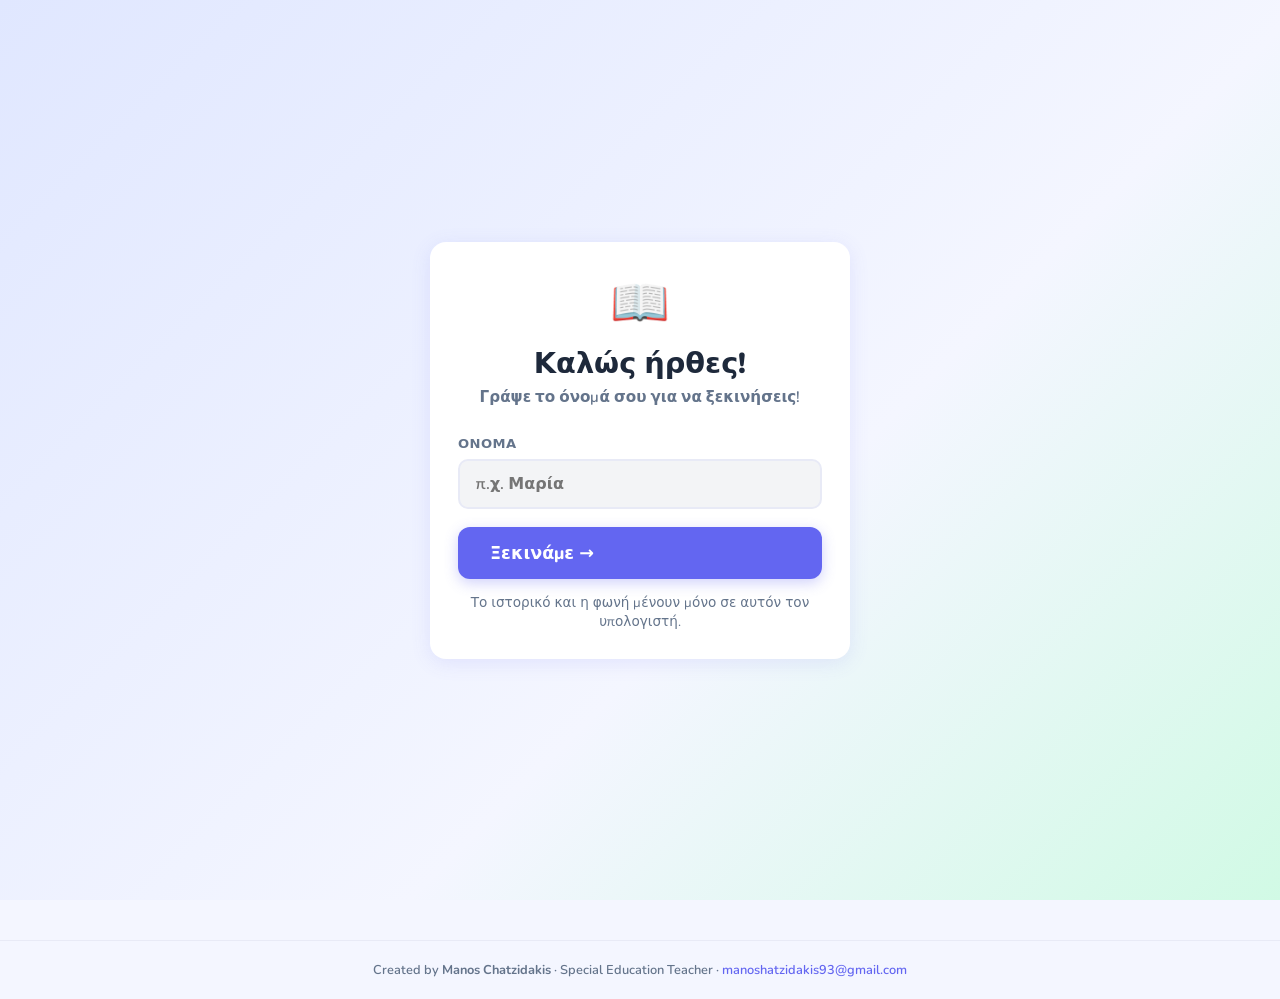
<file: docs/index.html>
<!DOCTYPE html>
<html lang="el">
<head>
  <meta charset="UTF-8"/>
  <meta name="viewport" content="width=device-width, initial-scale=1.0"/>
  <title>Εξάσκηση Ανάγνωσης</title>
  <meta name="description" content="Εξάσκηση ανάγνωσης με τα κείμενα της Γλώσσας Α΄–ΣΤ΄ Δημοτικού."/>
  <link rel="icon" href="data:image/svg+xml,<svg xmlns='http://www.w3.org/2000/svg' viewBox='0 0 100 100'><text y='.9em' font-size='90'>📖</text></svg>"/>
  <link rel="preconnect" href="https://fonts.googleapis.com"/>
  <link rel="preconnect" href="https://fonts.gstatic.com" crossorigin/>
  <link href="https://fonts.googleapis.com/css2?family=Nunito:wght@400;600;700;800;900&display=swap" rel="stylesheet"/>
  <link rel="stylesheet" href="style.css"/>
</head>
<body>
  <script>
    // Make the page cross-origin isolated (coi-sw.js) so Whisper can use
    // several CPU cores; reload once after the service worker is installed.
    if (!window.crossOriginIsolated && window.isSecureContext && "serviceWorker" in navigator) {
      navigator.serviceWorker.register("coi-sw.js").then(() => {
        try {
          if (sessionStorage.getItem("coi-reloaded")) return;
          sessionStorage.setItem("coi-reloaded", "1");
        } catch { return; }
        navigator.serviceWorker.ready.then(() => location.reload());
      }).catch(() => {});
    }
  </script>
  <div id="app"></div>
  <script src="texts.js"></script>
  <script src="evaluator.js"></script>
  <script src="app.js"></script>
</body>
</html>
</file>
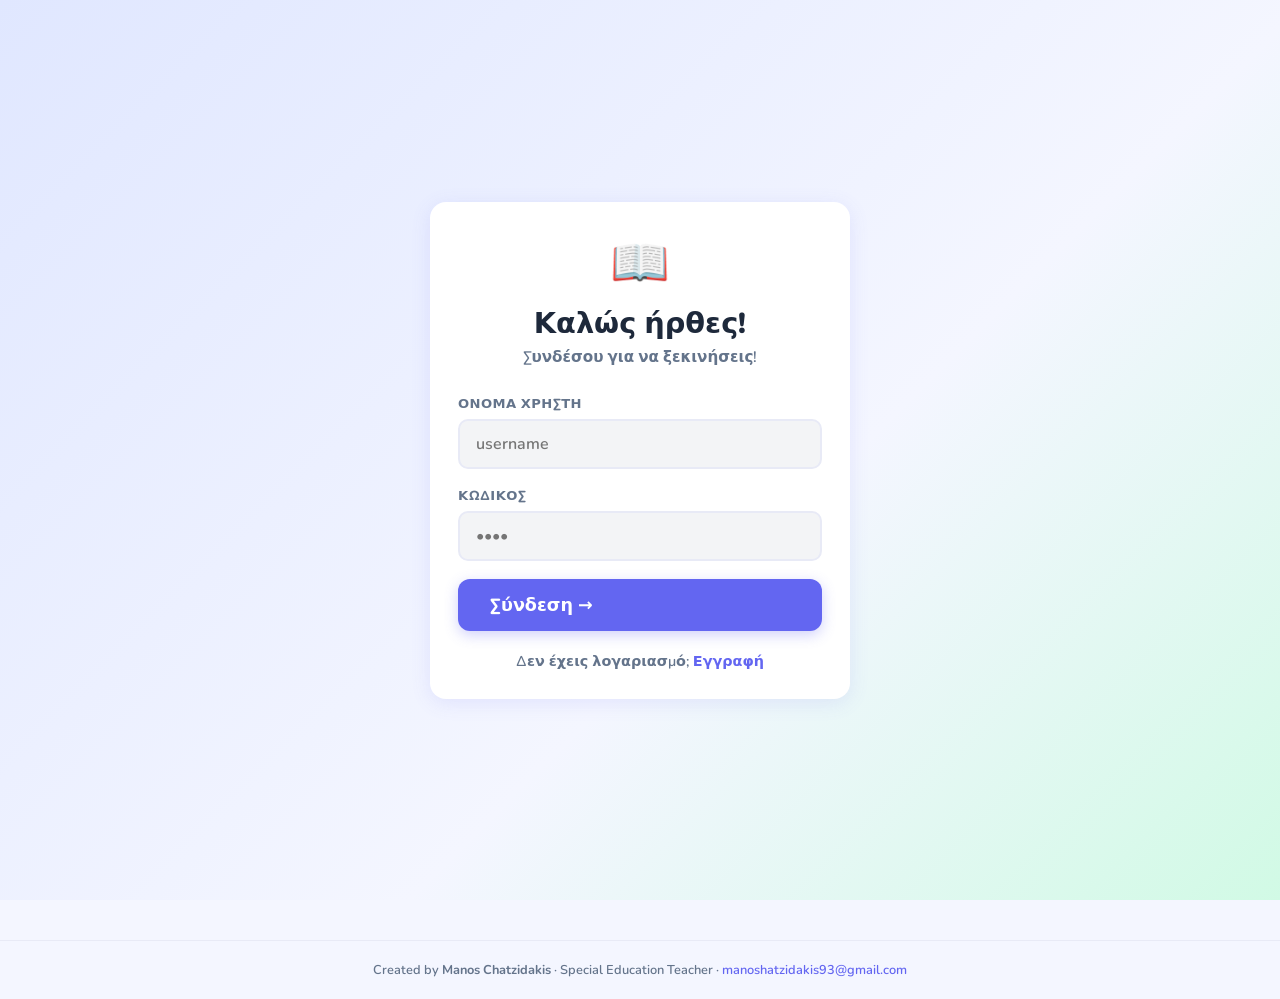
<file: static/index.html>
<!DOCTYPE html>
<html lang="el">
<head>
  <meta charset="UTF-8"/>
  <meta name="viewport" content="width=device-width, initial-scale=1.0"/>
  <title>Εξάσκηση Ανάγνωσης</title>
  <link rel="preconnect" href="https://fonts.googleapis.com"/>
  <link rel="preconnect" href="https://fonts.gstatic.com" crossorigin/>
  <link href="https://fonts.googleapis.com/css2?family=Nunito:wght@400;600;700;800;900&display=swap" rel="stylesheet"/>
  <link rel="stylesheet" href="/static/style.css"/>
</head>
<body>
  <div id="app">
    <!-- Views injected by app.js -->
  </div>
  <script src="/static/app.js"></script>
</body>
</html>
</file>
<file: docs/style.css>
/* ── Reset & base ─────────────────────────────────────────────────────────── */
*, *::before, *::after { box-sizing: border-box; margin: 0; padding: 0; }

:root {
  --indigo:    #6366f1;
  --indigo-dk: #4f46e5;
  --indigo-lt: #e0e7ff;
  --green:     #10b981;
  --green-lt:  #d1fae5;
  --amber:     #f59e0b;
  --amber-lt:  #fef3c7;
  --red:       #ef4444;
  --red-lt:    #fee2e2;
  --gray:      #6b7280;
  --gray-lt:   #f3f4f6;
  --bg:        #f4f6ff;
  --card:      #ffffff;
  --text:      #1e293b;
  --text-lt:   #64748b;
  --r-sm:      10px;
  --r:         16px;
  --r-lg:      24px;
  --sh-sm:     0 2px 8px rgba(99,102,241,.08);
  --sh:        0 4px 20px rgba(99,102,241,.12);
  --sh-lg:     0 8px 40px rgba(99,102,241,.2);
}

body {
  font-family: 'Nunito', 'Segoe UI', system-ui, sans-serif;
  background: var(--bg);
  color: var(--text);
  min-height: 100vh;
}

#app {
  display: flex;
  flex-direction: column;
  min-height: 100vh;
}

.page {
  flex: 1;
}

/* ── Navbar ──────────────────────────────────────────────────────────────── */
.navbar {
  background: var(--indigo);
  color: #fff;
  position: sticky;
  top: 0;
  z-index: 100;
  box-shadow: 0 2px 16px rgba(99,102,241,.35);
}
.navbar-top {
  display: flex;
  align-items: center;
  justify-content: space-between;
  padding: 0 24px;
  height: 62px;
}
.navbar-brand {
  font-size: 1.15rem;
  font-weight: 900;
  letter-spacing: -.3px;
  display: flex;
  align-items: center;
  gap: 8px;
}
.navbar-right {
  display: flex;
  align-items: center;
  gap: 8px;
}
.navbar .user-name {
  font-size: .88rem;
  font-weight: 700;
  opacity: .9;
}
.navbar .btn-nav {
  background: rgba(255,255,255,.18);
  border: none;
  color: #fff;
  border-radius: 8px;
  padding: 7px 14px;
  font-family: inherit;
  font-size: .85rem;
  font-weight: 700;
  cursor: pointer;
  transition: background .15s;
}
.navbar .btn-nav:hover { background: rgba(255,255,255,.28); }

/* ── Breadcrumb bar ──────────────────────────────────────────────────────── */
.breadcrumb-bar {
  background: rgba(0,0,0,.15);
  padding: 6px 24px;
  display: flex;
  align-items: center;
  gap: 4px;
  overflow-x: auto;
  scrollbar-width: none;
}
.breadcrumb-bar::-webkit-scrollbar { display: none; }
.bc-item {
  font-size: .8rem;
  font-weight: 700;
  white-space: nowrap;
  color: rgba(255,255,255,.7);
  cursor: pointer;
  transition: color .15s;
}
.bc-item:hover { color: #fff; }
.bc-item.current { color: #fff; cursor: default; }
.bc-sep {
  font-size: .75rem;
  color: rgba(255,255,255,.4);
}

/* ── Page layout ─────────────────────────────────────────────────────────── */
.page { max-width: 960px; width: 100%; margin: 0 auto; padding: 28px 16px 48px; }

/* ── Section header ──────────────────────────────────────────────────────── */
.section-header {
  display: flex;
  align-items: center;
  gap: 12px;
  margin-bottom: 28px;
}
.section-header h2 {
  font-size: 1.5rem;
  font-weight: 900;
  flex: 1;
}
.section-header p {
  color: var(--text-lt);
  font-size: .95rem;
  font-weight: 600;
  margin-top: 2px;
}

.select-intro {
  text-align: center;
  margin-bottom: 36px;
}
.select-intro h2 {
  font-size: 1.9rem;
  font-weight: 900;
  color: var(--text);
  margin-bottom: 6px;
}
.select-intro p {
  color: var(--text-lt);
  font-size: 1rem;
  font-weight: 600;
}

/* ── Card ────────────────────────────────────────────────────────────────── */
.card {
  background: var(--card);
  border-radius: var(--r);
  padding: 28px;
  box-shadow: var(--sh);
}

/* ── Class cards ─────────────────────────────────────────────────────────── */
.class-grid {
  display: grid;
  grid-template-columns: repeat(auto-fill, minmax(200px, 1fr));
  gap: 18px;
}
.class-card {
  background: var(--card);
  border-radius: var(--r-lg);
  padding: 36px 24px;
  text-align: center;
  cursor: pointer;
  box-shadow: var(--sh);
  border: 3px solid transparent;
  transition: transform .2s, box-shadow .2s, border-color .2s;
}
.class-card:hover {
  transform: translateY(-5px);
  box-shadow: var(--sh-lg);
  border-color: var(--indigo);
}
.class-emoji {
  font-size: 3.8rem;
  display: block;
  margin-bottom: 14px;
}
.class-name {
  font-size: 1.2rem;
  font-weight: 900;
  color: var(--text);
}
.class-sub {
  font-size: .85rem;
  color: var(--text-lt);
  margin-top: 5px;
  font-weight: 600;
}

/* ── Volume cards ────────────────────────────────────────────────────────── */
.volume-grid {
  display: grid;
  grid-template-columns: repeat(auto-fill, minmax(180px, 1fr));
  gap: 16px;
}
.volume-card {
  background: var(--card);
  border-radius: var(--r);
  padding: 30px 20px;
  text-align: center;
  cursor: pointer;
  box-shadow: var(--sh-sm);
  border: 3px solid transparent;
  transition: transform .2s, box-shadow .2s, border-color .2s;
}
.volume-card:hover {
  transform: translateY(-4px);
  box-shadow: var(--sh);
  border-color: var(--indigo);
}
.vol-icon {
  font-size: 3rem;
  display: block;
  margin-bottom: 12px;
}
.vol-name {
  font-size: 1.1rem;
  font-weight: 900;
  color: var(--text);
}
.vol-count {
  font-size: .82rem;
  color: var(--text-lt);
  margin-top: 6px;
  font-weight: 600;
}

/* ── Chapter cards ───────────────────────────────────────────────────────── */
.chapter-grid {
  display: grid;
  grid-template-columns: repeat(auto-fill, minmax(260px, 1fr));
  gap: 12px;
}
.chapter-card {
  background: var(--card);
  border-radius: var(--r);
  padding: 18px 20px;
  cursor: pointer;
  box-shadow: var(--sh-sm);
  border: 2px solid #e8eaf6;
  transition: transform .15s, box-shadow .15s, border-color .15s;
  display: flex;
  align-items: center;
  gap: 14px;
}
.chapter-card:hover {
  transform: translateY(-2px);
  box-shadow: var(--sh);
  border-color: var(--indigo);
}
.ch-num {
  width: 46px;
  height: 46px;
  border-radius: 12px;
  background: var(--indigo-lt);
  color: var(--indigo);
  font-size: 1.05rem;
  font-weight: 900;
  display: flex;
  align-items: center;
  justify-content: center;
  flex-shrink: 0;
}
.ch-info { flex: 1; min-width: 0; }
.ch-name {
  font-size: .95rem;
  font-weight: 800;
  color: var(--text);
  line-height: 1.3;
  white-space: nowrap;
  overflow: hidden;
  text-overflow: ellipsis;
}
.ch-sub {
  font-size: .8rem;
  color: var(--text-lt);
  margin-top: 3px;
  font-weight: 600;
}
.ch-arrow {
  color: var(--indigo);
  font-size: 1.3rem;
  opacity: .35;
  transition: opacity .15s;
}
.chapter-card:hover .ch-arrow { opacity: 1; }

/* ── Text cards ──────────────────────────────────────────────────────────── */
.text-grid {
  display: grid;
  grid-template-columns: repeat(auto-fill, minmax(260px, 1fr));
  gap: 14px;
}
.text-card {
  background: var(--card);
  border-radius: var(--r);
  padding: 20px;
  cursor: pointer;
  box-shadow: var(--sh-sm);
  border: 2px solid #e8eaf6;
  transition: transform .15s, box-shadow .15s, border-color .15s;
  position: relative;
}
.text-card:hover {
  transform: translateY(-3px);
  box-shadow: var(--sh);
  border-color: var(--indigo);
}
.tc-title {
  font-size: 1rem;
  font-weight: 800;
  color: var(--text);
  margin-bottom: 8px;
  line-height: 1.4;
  padding-right: 80px; /* space for badge + edit btn */
}

.tc-edit-btn {
  position: absolute;
  top: 12px;
  right: 46px;
  background: none;
  border: none;
  cursor: pointer;
  font-size: 1rem;
  padding: 4px 6px;
  border-radius: 6px;
  color: var(--text-lt);
  transition: background .15s, color .15s;
  line-height: 1;
}
.tc-edit-btn:hover { background: var(--indigo-lt); color: var(--indigo); }
.tc-meta {
  font-size: .8rem;
  color: var(--text-lt);
  display: flex;
  align-items: center;
  gap: 6px;
  margin-bottom: 12px;
  font-weight: 600;
}
.tc-dot { opacity: .35; }
.tc-stars {
  font-size: 1.4rem;
  letter-spacing: 2px;
  display: block;
  margin-bottom: 4px;
}
.tc-stars.s3 { color: #f59e0b; }
.tc-stars.s2 { color: #fb923c; }
.tc-stars.s1 { color: #ef4444; }
.tc-stars.s0 { color: #d1d5db; }
.tc-best {
  font-size: .8rem;
  font-weight: 700;
  color: var(--text-lt);
}

.badge-new {
  position: absolute;
  top: 14px;
  right: 14px;
  background: var(--amber);
  color: #fff;
  font-size: .7rem;
  font-weight: 900;
  padding: 3px 9px;
  border-radius: 20px;
  letter-spacing: .5px;
}

/* ── Buttons ─────────────────────────────────────────────────────────────── */
.btn {
  display: inline-flex;
  align-items: center;
  gap: 6px;
  padding: 10px 22px;
  border-radius: 10px;
  border: none;
  font-family: inherit;
  font-size: .95rem;
  font-weight: 800;
  cursor: pointer;
  transition: opacity .15s, transform .1s, box-shadow .15s;
}
.btn:active { transform: scale(.97); }
.btn:disabled { opacity: .45; cursor: not-allowed; transform: none; }
.btn-primary { background: var(--indigo); color: #fff; box-shadow: 0 4px 14px rgba(99,102,241,.3); }
.btn-primary:hover:not(:disabled) { background: var(--indigo-dk); }
.btn-success { background: var(--green); color: #fff; }
.btn-danger  { background: var(--red);   color: #fff; }
.btn-ghost   { background: transparent; color: var(--indigo); border: 2px solid var(--indigo-lt); }
.btn-ghost:hover:not(:disabled) { background: var(--indigo-lt); }
.btn-sm   { padding: 7px 16px; font-size: .85rem; border-radius: 8px; }
.btn-lg   { padding: 14px 32px; font-size: 1.1rem; border-radius: 12px; }
.btn-icon {
  background: none;
  border: none;
  cursor: pointer;
  font-size: 1.5rem;
  padding: 6px 8px;
  border-radius: 8px;
  line-height: 1;
  transition: background .15s;
  color: var(--indigo);
}
.btn-icon:hover { background: var(--indigo-lt); }

/* ── Forms ───────────────────────────────────────────────────────────────── */
.form-group { margin-bottom: 18px; }
.form-group label {
  display: block;
  font-weight: 800;
  margin-bottom: 6px;
  color: var(--text-lt);
  font-size: .82rem;
  letter-spacing: .4px;
  text-transform: uppercase;
}
.form-group input {
  width: 100%;
  padding: 12px 16px;
  border: 2px solid #e8eaf6;
  border-radius: 10px;
  font-family: inherit;
  font-size: 1rem;
  font-weight: 600;
  transition: border-color .2s;
  background: var(--gray-lt);
}
.form-group input:focus {
  outline: none;
  border-color: var(--indigo);
  background: #fff;
}
.error-msg {
  color: var(--red);
  background: var(--red-lt);
  padding: 10px 16px;
  border-radius: 10px;
  font-size: .9rem;
  font-weight: 700;
  margin-bottom: 14px;
}

/* ── Auth ────────────────────────────────────────────────────────────────── */
.auth-wrap {
  display: flex;
  align-items: center;
  justify-content: center;
  min-height: 100vh;
  padding: 24px;
  background: linear-gradient(135deg, #e0e7ff 0%, #f4f6ff 60%, #d1fae5 100%);
}
.auth-box {
  width: 100%;
  max-width: 420px;
}
.auth-logo {
  font-size: 3rem;
  text-align: center;
  margin-bottom: 8px;
}
.auth-title {
  font-size: 1.8rem;
  font-weight: 900;
  margin-bottom: 4px;
  text-align: center;
}
.auth-subtitle {
  color: var(--text-lt);
  margin-bottom: 28px;
  font-size: .95rem;
  font-weight: 600;
  text-align: center;
}
.auth-toggle {
  text-align: center;
  margin-top: 20px;
  font-size: .9rem;
  font-weight: 600;
  color: var(--text-lt);
}
.auth-toggle a { color: var(--indigo); cursor: pointer; font-weight: 800; }

/* ── Exercise ────────────────────────────────────────────────────────────── */
.mode-tabs {
  display: flex;
  gap: 10px;
  margin-bottom: 22px;
  flex-wrap: wrap;
}
.mode-tab {
  padding: 9px 22px;
  border-radius: 30px;
  border: 2px solid #e8eaf6;
  background: var(--card);
  cursor: pointer;
  font-family: inherit;
  font-size: .9rem;
  font-weight: 800;
  color: var(--text-lt);
  transition: all .2s;
}
.mode-tab.active {
  background: var(--indigo);
  color: #fff;
  border-color: var(--indigo);
  box-shadow: 0 4px 14px rgba(99,102,241,.3);
}

.wpm-info {
  background: linear-gradient(135deg, #e0e7ff 0%, #c7d2fe 100%);
  border-radius: var(--r-sm);
  padding: 14px 20px;
  margin-bottom: 20px;
  font-size: .95rem;
  color: var(--indigo-dk);
  font-weight: 800;
}

.reading-text-box {
  background: #fffdf5;
  border: 2px solid #fde68a;
  border-radius: var(--r);
  padding: 28px 32px;
  font-size: 1.3rem;
  line-height: 2.1;
  margin-bottom: 24px;
  min-height: 120px;
  letter-spacing: .3px;
  font-weight: 600;
}

/* ── Record button ───────────────────────────────────────────────────────── */
.record-area {
  display: flex;
  flex-direction: column;
  align-items: center;
  gap: 16px;
  padding: 32px 0;
}
.record-btn {
  width: 100px;
  height: 100px;
  border-radius: 50%;
  border: none;
  background: var(--indigo);
  cursor: pointer;
  display: flex;
  align-items: center;
  justify-content: center;
  box-shadow: 0 6px 28px rgba(99,102,241,.45);
  transition: background .2s, transform .15s;
  font-size: 2.4rem;
}
.record-btn:hover:not(:disabled) { transform: scale(1.07); }
.record-btn.recording {
  background: var(--red);
  box-shadow: 0 6px 28px rgba(239,68,68,.5);
  animation: pulse-rec 1.2s infinite;
}
.record-btn:disabled { opacity: .4; cursor: not-allowed; transform: none; animation: none; }

@keyframes pulse-rec {
  0%, 100% { box-shadow: 0 6px 28px rgba(239,68,68,.5); }
  50%       { box-shadow: 0 8px 50px rgba(239,68,68,.75); transform: scale(1.05); }
}

.record-label {
  font-weight: 800;
  color: var(--text-lt);
  font-size: 1rem;
}
.record-label.rec { color: var(--red); }

.timer-display {
  font-size: 3rem;
  font-weight: 900;
  font-variant-numeric: tabular-nums;
  color: var(--text);
  letter-spacing: -1px;
}
.timer-display.wpm-timer { color: var(--red); }

.processing-msg {
  text-align: center;
  color: var(--text-lt);
  padding: 36px;
  font-size: 1rem;
  font-weight: 700;
}
.spinner {
  display: inline-block;
  width: 40px;
  height: 40px;
  border: 4px solid #e8eaf6;
  border-top-color: var(--indigo);
  border-radius: 50%;
  animation: spin .8s linear infinite;
  margin-bottom: 14px;
}
@keyframes spin { to { transform: rotate(360deg); } }

/* ── Results ─────────────────────────────────────────────────────────────── */
.results-box { margin-top: 24px; }
.results-box h3 { font-size: 1.2rem; margin-bottom: 20px; font-weight: 900; }

.score-grid {
  display: grid;
  grid-template-columns: repeat(auto-fill, minmax(140px, 1fr));
  gap: 14px;
  margin-bottom: 24px;
}
.score-card {
  background: var(--gray-lt);
  border-radius: var(--r-sm);
  padding: 18px 14px;
  text-align: center;
}
.score-card .score-val {
  font-size: 2.1rem;
  font-weight: 900;
  line-height: 1.1;
}
.score-card .score-lbl {
  font-size: .7rem;
  color: var(--text-lt);
  margin-top: 4px;
  font-weight: 800;
  letter-spacing: .5px;
  text-transform: uppercase;
}
.score-card.overall { background: var(--indigo); }
.score-card.overall .score-val { color: #fff; }
.score-card.overall .score-lbl { color: rgba(255,255,255,.75); }
.score-card.good   { background: var(--green-lt); }
.score-card.good .score-val { color: var(--green); }
.score-card.medium { background: var(--amber-lt); }
.score-card.medium .score-val { color: var(--amber); }
.score-card.poor   { background: var(--red-lt); }
.score-card.poor .score-val { color: var(--red); }

.diff-section { margin-bottom: 20px; }
.diff-section h4 {
  font-size: .82rem;
  font-weight: 900;
  margin-bottom: 12px;
  color: var(--text-lt);
  text-transform: uppercase;
  letter-spacing: .5px;
}
.diff-text {
  font-size: 1.1rem;
  line-height: 2.1;
  background: #fafafa;
  border-radius: var(--r-sm);
  padding: 18px 20px;
  border: 1px solid #e8eaf6;
  font-weight: 600;
}
.diff-text .w-correct { color: var(--green); }
.diff-text .w-wrong   { color: var(--red); background: var(--red-lt); border-radius: 4px; padding: 1px 4px; }
.diff-text .w-missing { color: var(--amber); background: var(--amber-lt); border-radius: 4px; padding: 1px 4px; text-decoration: underline dashed; }

.transcribed-section h4 {
  font-size: .82rem;
  font-weight: 900;
  margin-bottom: 8px;
  color: var(--text-lt);
  text-transform: uppercase;
  letter-spacing: .5px;
}
.transcribed-text {
  font-size: .95rem;
  color: var(--text);
  background: var(--gray-lt);
  border-radius: var(--r-sm);
  padding: 14px 18px;
  line-height: 1.8;
  font-weight: 600;
}
.result-actions {
  display: flex;
  gap: 10px;
  flex-wrap: wrap;
  margin-top: 22px;
}

/* ── History ─────────────────────────────────────────────────────────────── */
.history-list {
  display: flex;
  flex-direction: column;
  gap: 10px;
  margin-top: 20px;
}
.history-item {
  background: var(--card);
  border: 2px solid #e8eaf6;
  border-radius: var(--r);
  padding: 16px 22px;
  display: flex;
  align-items: center;
  gap: 16px;
  cursor: pointer;
  transition: border-color .2s, box-shadow .2s;
}
.history-item:hover { border-color: var(--indigo); box-shadow: var(--sh-sm); }
.hi-score {
  font-size: 1.45rem;
  font-weight: 900;
  min-width: 72px;
  text-align: center;
  border-radius: 10px;
  padding: 8px 6px;
}
.hi-info { flex: 1; min-width: 0; }
.hi-title { font-weight: 800; font-size: .95rem; }
.hi-meta  { font-size: .82rem; color: var(--text-lt); margin-top: 3px; font-weight: 600; }
.hi-wpm   { font-size: .85rem; color: var(--indigo); font-weight: 900; }

.mode-badge {
  font-size: .7rem;
  font-weight: 900;
  padding: 4px 10px;
  border-radius: 20px;
  text-transform: uppercase;
  letter-spacing: .5px;
  flex-shrink: 0;
}
.mode-badge.normal { background: var(--indigo-lt); color: var(--indigo); }
.mode-badge.wpm    { background: var(--amber-lt);  color: var(--amber); }

/* ── Add text modal ──────────────────────────────────────────────────────── */
.modal-overlay {
  position: fixed;
  inset: 0;
  background: rgba(30,41,59,.5);
  z-index: 200;
  display: none;
  align-items: center;
  justify-content: center;
}
.modal-overlay.open { display: flex; }
.modal-box { width: 100%; max-width: 540px; margin: 16px; }
.modal-header {
  display: flex;
  align-items: center;
  justify-content: space-between;
  margin-bottom: 20px;
}
.modal-header h3 { font-size: 1.2rem; font-weight: 900; }
.modal-box textarea {
  width: 100%;
  padding: 12px 16px;
  border: 2px solid #e8eaf6;
  border-radius: 10px;
  font-family: inherit;
  font-size: 1rem;
  font-weight: 600;
  resize: vertical;
  background: var(--gray-lt);
  min-height: 160px;
}
.modal-actions { display: flex; gap: 10px; justify-content: flex-end; margin-top: 20px; }

/* ── Misc ────────────────────────────────────────────────────────────────── */
.divider { border: none; border-top: 1px solid #e8eaf6; margin: 24px 0; }

.empty-state {
  text-align: center;
  color: var(--text-lt);
  padding: 56px 16px;
  font-size: 1rem;
  font-weight: 600;
}
.empty-icon { font-size: 3.5rem; display: block; margin-bottom: 14px; }
.empty-state strong {
  display: block;
  font-size: 1.2rem;
  font-weight: 900;
  margin-bottom: 6px;
  color: var(--text);
}

/* ── Footer ──────────────────────────────────────────────────────────────── */
.site-footer {
  text-align: center;
  padding: 20px 16px;
  font-size: .8rem;
  color: var(--text-lt);
  font-weight: 600;
  border-top: 1px solid #e8eaf6;
  margin-top: 40px;
}
.site-footer a {
  color: var(--indigo);
  text-decoration: none;
}
.site-footer a:hover { text-decoration: underline; }

/* ── Responsive ──────────────────────────────────────────────────────────── */
@media (max-width: 600px) {
  .score-grid { grid-template-columns: repeat(2, 1fr); }
  .reading-text-box { font-size: 1.1rem; padding: 20px; }
  .class-grid  { grid-template-columns: 1fr 1fr; }
  .volume-grid { grid-template-columns: 1fr 1fr; }
  .chapter-grid, .text-grid { grid-template-columns: 1fr; }
  .navbar-brand { font-size: 1rem; }
  .navbar .user-name { display: none; }
}

/* ── Browser-only version (GitHub Pages) ───────────────────────────────── */
.profile-list { display: flex; flex-direction: column; gap: 10px; margin-top: 8px; }
.profile-item {
  display: flex; align-items: center; justify-content: space-between;
  padding: 14px 16px; border-radius: var(--r-sm);
  background: var(--indigo-lt); cursor: pointer; font-weight: 800;
  transition: transform .1s, box-shadow .1s;
}
.profile-item:hover { transform: translateY(-1px); box-shadow: var(--sh-sm); }
.profile-del {
  border: none; background: transparent; color: var(--gray);
  font-size: 1rem; cursor: pointer; padding: 2px 6px; border-radius: 6px;
}
.profile-del:hover { background: var(--red-lt); color: var(--red); }
.privacy-note { margin-top: 14px; font-size: .85rem; color: var(--text-lt); text-align: center; }
.live-heard { min-height: 1.4em; margin-top: 8px; color: var(--text-lt); font-style: italic; text-align: center; }
.record-btn:disabled { opacity: .45; cursor: not-allowed; }
.engine-switch { margin-top: 14px; display: flex; gap: 8px; align-items: center; justify-content: center; flex-wrap: wrap; font-size: .9rem; color: var(--text-lt); }
.engine-btn {
  border: 2px solid var(--indigo-lt); background: var(--card); color: var(--text);
  border-radius: 999px; padding: 6px 14px; font: inherit; font-weight: 800; cursor: pointer;
}
.engine-btn.active { background: var(--indigo); border-color: var(--indigo); color: #fff; }
.engine-btn:disabled { opacity: .45; cursor: not-allowed; }
.whisper-status { margin-top: 8px; min-height: 1.2em; font-size: .85rem; color: var(--text-lt); text-align: center; }
</file>
<file: static/style.css>
/* ── Reset & base ─────────────────────────────────────────────────────────── */
*, *::before, *::after { box-sizing: border-box; margin: 0; padding: 0; }

:root {
  --indigo:    #6366f1;
  --indigo-dk: #4f46e5;
  --indigo-lt: #e0e7ff;
  --green:     #10b981;
  --green-lt:  #d1fae5;
  --amber:     #f59e0b;
  --amber-lt:  #fef3c7;
  --red:       #ef4444;
  --red-lt:    #fee2e2;
  --gray:      #6b7280;
  --gray-lt:   #f3f4f6;
  --bg:        #f4f6ff;
  --card:      #ffffff;
  --text:      #1e293b;
  --text-lt:   #64748b;
  --r-sm:      10px;
  --r:         16px;
  --r-lg:      24px;
  --sh-sm:     0 2px 8px rgba(99,102,241,.08);
  --sh:        0 4px 20px rgba(99,102,241,.12);
  --sh-lg:     0 8px 40px rgba(99,102,241,.2);
}

body {
  font-family: 'Nunito', 'Segoe UI', system-ui, sans-serif;
  background: var(--bg);
  color: var(--text);
  min-height: 100vh;
}

#app {
  display: flex;
  flex-direction: column;
  min-height: 100vh;
}

.page {
  flex: 1;
}

/* ── Navbar ──────────────────────────────────────────────────────────────── */
.navbar {
  background: var(--indigo);
  color: #fff;
  position: sticky;
  top: 0;
  z-index: 100;
  box-shadow: 0 2px 16px rgba(99,102,241,.35);
}
.navbar-top {
  display: flex;
  align-items: center;
  justify-content: space-between;
  padding: 0 24px;
  height: 62px;
}
.navbar-brand {
  font-size: 1.15rem;
  font-weight: 900;
  letter-spacing: -.3px;
  display: flex;
  align-items: center;
  gap: 8px;
}
.navbar-right {
  display: flex;
  align-items: center;
  gap: 8px;
}
.navbar .user-name {
  font-size: .88rem;
  font-weight: 700;
  opacity: .9;
}
.navbar .btn-nav {
  background: rgba(255,255,255,.18);
  border: none;
  color: #fff;
  border-radius: 8px;
  padding: 7px 14px;
  font-family: inherit;
  font-size: .85rem;
  font-weight: 700;
  cursor: pointer;
  transition: background .15s;
}
.navbar .btn-nav:hover { background: rgba(255,255,255,.28); }

/* ── Breadcrumb bar ──────────────────────────────────────────────────────── */
.breadcrumb-bar {
  background: rgba(0,0,0,.15);
  padding: 6px 24px;
  display: flex;
  align-items: center;
  gap: 4px;
  overflow-x: auto;
  scrollbar-width: none;
}
.breadcrumb-bar::-webkit-scrollbar { display: none; }
.bc-item {
  font-size: .8rem;
  font-weight: 700;
  white-space: nowrap;
  color: rgba(255,255,255,.7);
  cursor: pointer;
  transition: color .15s;
}
.bc-item:hover { color: #fff; }
.bc-item.current { color: #fff; cursor: default; }
.bc-sep {
  font-size: .75rem;
  color: rgba(255,255,255,.4);
}

/* ── Page layout ─────────────────────────────────────────────────────────── */
.page { max-width: 960px; width: 100%; margin: 0 auto; padding: 28px 16px 48px; }

/* ── Section header ──────────────────────────────────────────────────────── */
.section-header {
  display: flex;
  align-items: center;
  gap: 12px;
  margin-bottom: 28px;
}
.section-header h2 {
  font-size: 1.5rem;
  font-weight: 900;
  flex: 1;
}
.section-header p {
  color: var(--text-lt);
  font-size: .95rem;
  font-weight: 600;
  margin-top: 2px;
}

.select-intro {
  text-align: center;
  margin-bottom: 36px;
}
.select-intro h2 {
  font-size: 1.9rem;
  font-weight: 900;
  color: var(--text);
  margin-bottom: 6px;
}
.select-intro p {
  color: var(--text-lt);
  font-size: 1rem;
  font-weight: 600;
}

/* ── Card ────────────────────────────────────────────────────────────────── */
.card {
  background: var(--card);
  border-radius: var(--r);
  padding: 28px;
  box-shadow: var(--sh);
}

/* ── Class cards ─────────────────────────────────────────────────────────── */
.class-grid {
  display: grid;
  grid-template-columns: repeat(auto-fill, minmax(200px, 1fr));
  gap: 18px;
}
.class-card {
  background: var(--card);
  border-radius: var(--r-lg);
  padding: 36px 24px;
  text-align: center;
  cursor: pointer;
  box-shadow: var(--sh);
  border: 3px solid transparent;
  transition: transform .2s, box-shadow .2s, border-color .2s;
}
.class-card:hover {
  transform: translateY(-5px);
  box-shadow: var(--sh-lg);
  border-color: var(--indigo);
}
.class-emoji {
  font-size: 3.8rem;
  display: block;
  margin-bottom: 14px;
}
.class-name {
  font-size: 1.2rem;
  font-weight: 900;
  color: var(--text);
}
.class-sub {
  font-size: .85rem;
  color: var(--text-lt);
  margin-top: 5px;
  font-weight: 600;
}

/* ── Volume cards ────────────────────────────────────────────────────────── */
.volume-grid {
  display: grid;
  grid-template-columns: repeat(auto-fill, minmax(180px, 1fr));
  gap: 16px;
}
.volume-card {
  background: var(--card);
  border-radius: var(--r);
  padding: 30px 20px;
  text-align: center;
  cursor: pointer;
  box-shadow: var(--sh-sm);
  border: 3px solid transparent;
  transition: transform .2s, box-shadow .2s, border-color .2s;
}
.volume-card:hover {
  transform: translateY(-4px);
  box-shadow: var(--sh);
  border-color: var(--indigo);
}
.vol-icon {
  font-size: 3rem;
  display: block;
  margin-bottom: 12px;
}
.vol-name {
  font-size: 1.1rem;
  font-weight: 900;
  color: var(--text);
}
.vol-count {
  font-size: .82rem;
  color: var(--text-lt);
  margin-top: 6px;
  font-weight: 600;
}

/* ── Chapter cards ───────────────────────────────────────────────────────── */
.chapter-grid {
  display: grid;
  grid-template-columns: repeat(auto-fill, minmax(260px, 1fr));
  gap: 12px;
}
.chapter-card {
  background: var(--card);
  border-radius: var(--r);
  padding: 18px 20px;
  cursor: pointer;
  box-shadow: var(--sh-sm);
  border: 2px solid #e8eaf6;
  transition: transform .15s, box-shadow .15s, border-color .15s;
  display: flex;
  align-items: center;
  gap: 14px;
}
.chapter-card:hover {
  transform: translateY(-2px);
  box-shadow: var(--sh);
  border-color: var(--indigo);
}
.ch-num {
  width: 46px;
  height: 46px;
  border-radius: 12px;
  background: var(--indigo-lt);
  color: var(--indigo);
  font-size: 1.05rem;
  font-weight: 900;
  display: flex;
  align-items: center;
  justify-content: center;
  flex-shrink: 0;
}
.ch-info { flex: 1; min-width: 0; }
.ch-name {
  font-size: .95rem;
  font-weight: 800;
  color: var(--text);
  line-height: 1.3;
  white-space: nowrap;
  overflow: hidden;
  text-overflow: ellipsis;
}
.ch-sub {
  font-size: .8rem;
  color: var(--text-lt);
  margin-top: 3px;
  font-weight: 600;
}
.ch-arrow {
  color: var(--indigo);
  font-size: 1.3rem;
  opacity: .35;
  transition: opacity .15s;
}
.chapter-card:hover .ch-arrow { opacity: 1; }

/* ── Text cards ──────────────────────────────────────────────────────────── */
.text-grid {
  display: grid;
  grid-template-columns: repeat(auto-fill, minmax(260px, 1fr));
  gap: 14px;
}
.text-card {
  background: var(--card);
  border-radius: var(--r);
  padding: 20px;
  cursor: pointer;
  box-shadow: var(--sh-sm);
  border: 2px solid #e8eaf6;
  transition: transform .15s, box-shadow .15s, border-color .15s;
  position: relative;
}
.text-card:hover {
  transform: translateY(-3px);
  box-shadow: var(--sh);
  border-color: var(--indigo);
}
.tc-title {
  font-size: 1rem;
  font-weight: 800;
  color: var(--text);
  margin-bottom: 8px;
  line-height: 1.4;
  padding-right: 80px; /* space for badge + edit btn */
}

.tc-edit-btn {
  position: absolute;
  top: 12px;
  right: 46px;
  background: none;
  border: none;
  cursor: pointer;
  font-size: 1rem;
  padding: 4px 6px;
  border-radius: 6px;
  color: var(--text-lt);
  transition: background .15s, color .15s;
  line-height: 1;
}
.tc-edit-btn:hover { background: var(--indigo-lt); color: var(--indigo); }
.tc-meta {
  font-size: .8rem;
  color: var(--text-lt);
  display: flex;
  align-items: center;
  gap: 6px;
  margin-bottom: 12px;
  font-weight: 600;
}
.tc-dot { opacity: .35; }
.tc-stars {
  font-size: 1.4rem;
  letter-spacing: 2px;
  display: block;
  margin-bottom: 4px;
}
.tc-stars.s3 { color: #f59e0b; }
.tc-stars.s2 { color: #fb923c; }
.tc-stars.s1 { color: #ef4444; }
.tc-stars.s0 { color: #d1d5db; }
.tc-best {
  font-size: .8rem;
  font-weight: 700;
  color: var(--text-lt);
}

.badge-new {
  position: absolute;
  top: 14px;
  right: 14px;
  background: var(--amber);
  color: #fff;
  font-size: .7rem;
  font-weight: 900;
  padding: 3px 9px;
  border-radius: 20px;
  letter-spacing: .5px;
}

/* ── Buttons ─────────────────────────────────────────────────────────────── */
.btn {
  display: inline-flex;
  align-items: center;
  gap: 6px;
  padding: 10px 22px;
  border-radius: 10px;
  border: none;
  font-family: inherit;
  font-size: .95rem;
  font-weight: 800;
  cursor: pointer;
  transition: opacity .15s, transform .1s, box-shadow .15s;
}
.btn:active { transform: scale(.97); }
.btn:disabled { opacity: .45; cursor: not-allowed; transform: none; }
.btn-primary { background: var(--indigo); color: #fff; box-shadow: 0 4px 14px rgba(99,102,241,.3); }
.btn-primary:hover:not(:disabled) { background: var(--indigo-dk); }
.btn-success { background: var(--green); color: #fff; }
.btn-danger  { background: var(--red);   color: #fff; }
.btn-ghost   { background: transparent; color: var(--indigo); border: 2px solid var(--indigo-lt); }
.btn-ghost:hover:not(:disabled) { background: var(--indigo-lt); }
.btn-sm   { padding: 7px 16px; font-size: .85rem; border-radius: 8px; }
.btn-lg   { padding: 14px 32px; font-size: 1.1rem; border-radius: 12px; }
.btn-icon {
  background: none;
  border: none;
  cursor: pointer;
  font-size: 1.5rem;
  padding: 6px 8px;
  border-radius: 8px;
  line-height: 1;
  transition: background .15s;
  color: var(--indigo);
}
.btn-icon:hover { background: var(--indigo-lt); }

/* ── Forms ───────────────────────────────────────────────────────────────── */
.form-group { margin-bottom: 18px; }
.form-group label {
  display: block;
  font-weight: 800;
  margin-bottom: 6px;
  color: var(--text-lt);
  font-size: .82rem;
  letter-spacing: .4px;
  text-transform: uppercase;
}
.form-group input {
  width: 100%;
  padding: 12px 16px;
  border: 2px solid #e8eaf6;
  border-radius: 10px;
  font-family: inherit;
  font-size: 1rem;
  font-weight: 600;
  transition: border-color .2s;
  background: var(--gray-lt);
}
.form-group input:focus {
  outline: none;
  border-color: var(--indigo);
  background: #fff;
}
.error-msg {
  color: var(--red);
  background: var(--red-lt);
  padding: 10px 16px;
  border-radius: 10px;
  font-size: .9rem;
  font-weight: 700;
  margin-bottom: 14px;
}

/* ── Auth ────────────────────────────────────────────────────────────────── */
.auth-wrap {
  display: flex;
  align-items: center;
  justify-content: center;
  min-height: 100vh;
  padding: 24px;
  background: linear-gradient(135deg, #e0e7ff 0%, #f4f6ff 60%, #d1fae5 100%);
}
.auth-box {
  width: 100%;
  max-width: 420px;
}
.auth-logo {
  font-size: 3rem;
  text-align: center;
  margin-bottom: 8px;
}
.auth-title {
  font-size: 1.8rem;
  font-weight: 900;
  margin-bottom: 4px;
  text-align: center;
}
.auth-subtitle {
  color: var(--text-lt);
  margin-bottom: 28px;
  font-size: .95rem;
  font-weight: 600;
  text-align: center;
}
.auth-toggle {
  text-align: center;
  margin-top: 20px;
  font-size: .9rem;
  font-weight: 600;
  color: var(--text-lt);
}
.auth-toggle a { color: var(--indigo); cursor: pointer; font-weight: 800; }

/* ── Exercise ────────────────────────────────────────────────────────────── */
.mode-tabs {
  display: flex;
  gap: 10px;
  margin-bottom: 22px;
  flex-wrap: wrap;
}
.mode-tab {
  padding: 9px 22px;
  border-radius: 30px;
  border: 2px solid #e8eaf6;
  background: var(--card);
  cursor: pointer;
  font-family: inherit;
  font-size: .9rem;
  font-weight: 800;
  color: var(--text-lt);
  transition: all .2s;
}
.mode-tab.active {
  background: var(--indigo);
  color: #fff;
  border-color: var(--indigo);
  box-shadow: 0 4px 14px rgba(99,102,241,.3);
}

.wpm-info {
  background: linear-gradient(135deg, #e0e7ff 0%, #c7d2fe 100%);
  border-radius: var(--r-sm);
  padding: 14px 20px;
  margin-bottom: 20px;
  font-size: .95rem;
  color: var(--indigo-dk);
  font-weight: 800;
}

.reading-text-box {
  background: #fffdf5;
  border: 2px solid #fde68a;
  border-radius: var(--r);
  padding: 28px 32px;
  font-size: 1.3rem;
  line-height: 2.1;
  margin-bottom: 24px;
  min-height: 120px;
  letter-spacing: .3px;
  font-weight: 600;
}

/* ── Record button ───────────────────────────────────────────────────────── */
.record-area {
  display: flex;
  flex-direction: column;
  align-items: center;
  gap: 16px;
  padding: 32px 0;
}
.record-btn {
  width: 100px;
  height: 100px;
  border-radius: 50%;
  border: none;
  background: var(--indigo);
  cursor: pointer;
  display: flex;
  align-items: center;
  justify-content: center;
  box-shadow: 0 6px 28px rgba(99,102,241,.45);
  transition: background .2s, transform .15s;
  font-size: 2.4rem;
}
.record-btn:hover:not(:disabled) { transform: scale(1.07); }
.record-btn.recording {
  background: var(--red);
  box-shadow: 0 6px 28px rgba(239,68,68,.5);
  animation: pulse-rec 1.2s infinite;
}
.record-btn:disabled { opacity: .4; cursor: not-allowed; transform: none; animation: none; }

@keyframes pulse-rec {
  0%, 100% { box-shadow: 0 6px 28px rgba(239,68,68,.5); }
  50%       { box-shadow: 0 8px 50px rgba(239,68,68,.75); transform: scale(1.05); }
}

.record-label {
  font-weight: 800;
  color: var(--text-lt);
  font-size: 1rem;
}
.record-label.rec { color: var(--red); }

.timer-display {
  font-size: 3rem;
  font-weight: 900;
  font-variant-numeric: tabular-nums;
  color: var(--text);
  letter-spacing: -1px;
}
.timer-display.wpm-timer { color: var(--red); }

.processing-msg {
  text-align: center;
  color: var(--text-lt);
  padding: 36px;
  font-size: 1rem;
  font-weight: 700;
}
.spinner {
  display: inline-block;
  width: 40px;
  height: 40px;
  border: 4px solid #e8eaf6;
  border-top-color: var(--indigo);
  border-radius: 50%;
  animation: spin .8s linear infinite;
  margin-bottom: 14px;
}
@keyframes spin { to { transform: rotate(360deg); } }

/* ── Results ─────────────────────────────────────────────────────────────── */
.results-box { margin-top: 24px; }
.results-box h3 { font-size: 1.2rem; margin-bottom: 20px; font-weight: 900; }

.score-grid {
  display: grid;
  grid-template-columns: repeat(auto-fill, minmax(140px, 1fr));
  gap: 14px;
  margin-bottom: 24px;
}
.score-card {
  background: var(--gray-lt);
  border-radius: var(--r-sm);
  padding: 18px 14px;
  text-align: center;
}
.score-card .score-val {
  font-size: 2.1rem;
  font-weight: 900;
  line-height: 1.1;
}
.score-card .score-lbl {
  font-size: .7rem;
  color: var(--text-lt);
  margin-top: 4px;
  font-weight: 800;
  letter-spacing: .5px;
  text-transform: uppercase;
}
.score-card.overall { background: var(--indigo); }
.score-card.overall .score-val { color: #fff; }
.score-card.overall .score-lbl { color: rgba(255,255,255,.75); }
.score-card.good   { background: var(--green-lt); }
.score-card.good .score-val { color: var(--green); }
.score-card.medium { background: var(--amber-lt); }
.score-card.medium .score-val { color: var(--amber); }
.score-card.poor   { background: var(--red-lt); }
.score-card.poor .score-val { color: var(--red); }

.diff-section { margin-bottom: 20px; }
.diff-section h4 {
  font-size: .82rem;
  font-weight: 900;
  margin-bottom: 12px;
  color: var(--text-lt);
  text-transform: uppercase;
  letter-spacing: .5px;
}
.diff-text {
  font-size: 1.1rem;
  line-height: 2.1;
  background: #fafafa;
  border-radius: var(--r-sm);
  padding: 18px 20px;
  border: 1px solid #e8eaf6;
  font-weight: 600;
}
.diff-text .w-correct { color: var(--green); }
.diff-text .w-wrong   { color: var(--red); background: var(--red-lt); border-radius: 4px; padding: 1px 4px; }
.diff-text .w-missing { color: var(--amber); background: var(--amber-lt); border-radius: 4px; padding: 1px 4px; text-decoration: underline dashed; }

.transcribed-section h4 {
  font-size: .82rem;
  font-weight: 900;
  margin-bottom: 8px;
  color: var(--text-lt);
  text-transform: uppercase;
  letter-spacing: .5px;
}
.transcribed-text {
  font-size: .95rem;
  color: var(--text);
  background: var(--gray-lt);
  border-radius: var(--r-sm);
  padding: 14px 18px;
  line-height: 1.8;
  font-weight: 600;
}
.result-actions {
  display: flex;
  gap: 10px;
  flex-wrap: wrap;
  margin-top: 22px;
}

/* ── History ─────────────────────────────────────────────────────────────── */
.history-list {
  display: flex;
  flex-direction: column;
  gap: 10px;
  margin-top: 20px;
}
.history-item {
  background: var(--card);
  border: 2px solid #e8eaf6;
  border-radius: var(--r);
  padding: 16px 22px;
  display: flex;
  align-items: center;
  gap: 16px;
  cursor: pointer;
  transition: border-color .2s, box-shadow .2s;
}
.history-item:hover { border-color: var(--indigo); box-shadow: var(--sh-sm); }
.hi-score {
  font-size: 1.45rem;
  font-weight: 900;
  min-width: 72px;
  text-align: center;
  border-radius: 10px;
  padding: 8px 6px;
}
.hi-info { flex: 1; min-width: 0; }
.hi-title { font-weight: 800; font-size: .95rem; }
.hi-meta  { font-size: .82rem; color: var(--text-lt); margin-top: 3px; font-weight: 600; }
.hi-wpm   { font-size: .85rem; color: var(--indigo); font-weight: 900; }

.mode-badge {
  font-size: .7rem;
  font-weight: 900;
  padding: 4px 10px;
  border-radius: 20px;
  text-transform: uppercase;
  letter-spacing: .5px;
  flex-shrink: 0;
}
.mode-badge.normal { background: var(--indigo-lt); color: var(--indigo); }
.mode-badge.wpm    { background: var(--amber-lt);  color: var(--amber); }

/* ── Add text modal ──────────────────────────────────────────────────────── */
.modal-overlay {
  position: fixed;
  inset: 0;
  background: rgba(30,41,59,.5);
  z-index: 200;
  display: none;
  align-items: center;
  justify-content: center;
}
.modal-overlay.open { display: flex; }
.modal-box { width: 100%; max-width: 540px; margin: 16px; }
.modal-header {
  display: flex;
  align-items: center;
  justify-content: space-between;
  margin-bottom: 20px;
}
.modal-header h3 { font-size: 1.2rem; font-weight: 900; }
.modal-box textarea {
  width: 100%;
  padding: 12px 16px;
  border: 2px solid #e8eaf6;
  border-radius: 10px;
  font-family: inherit;
  font-size: 1rem;
  font-weight: 600;
  resize: vertical;
  background: var(--gray-lt);
  min-height: 160px;
}
.modal-actions { display: flex; gap: 10px; justify-content: flex-end; margin-top: 20px; }

/* ── Misc ────────────────────────────────────────────────────────────────── */
.divider { border: none; border-top: 1px solid #e8eaf6; margin: 24px 0; }

.empty-state {
  text-align: center;
  color: var(--text-lt);
  padding: 56px 16px;
  font-size: 1rem;
  font-weight: 600;
}
.empty-icon { font-size: 3.5rem; display: block; margin-bottom: 14px; }
.empty-state strong {
  display: block;
  font-size: 1.2rem;
  font-weight: 900;
  margin-bottom: 6px;
  color: var(--text);
}

/* ── Footer ──────────────────────────────────────────────────────────────── */
.site-footer {
  text-align: center;
  padding: 20px 16px;
  font-size: .8rem;
  color: var(--text-lt);
  font-weight: 600;
  border-top: 1px solid #e8eaf6;
  margin-top: 40px;
}
.site-footer a {
  color: var(--indigo);
  text-decoration: none;
}
.site-footer a:hover { text-decoration: underline; }

/* ── Responsive ──────────────────────────────────────────────────────────── */
@media (max-width: 600px) {
  .score-grid { grid-template-columns: repeat(2, 1fr); }
  .reading-text-box { font-size: 1.1rem; padding: 20px; }
  .class-grid  { grid-template-columns: 1fr 1fr; }
  .volume-grid { grid-template-columns: 1fr 1fr; }
  .chapter-grid, .text-grid { grid-template-columns: 1fr; }
  .navbar-brand { font-size: 1rem; }
  .navbar .user-name { display: none; }
}
</file>
